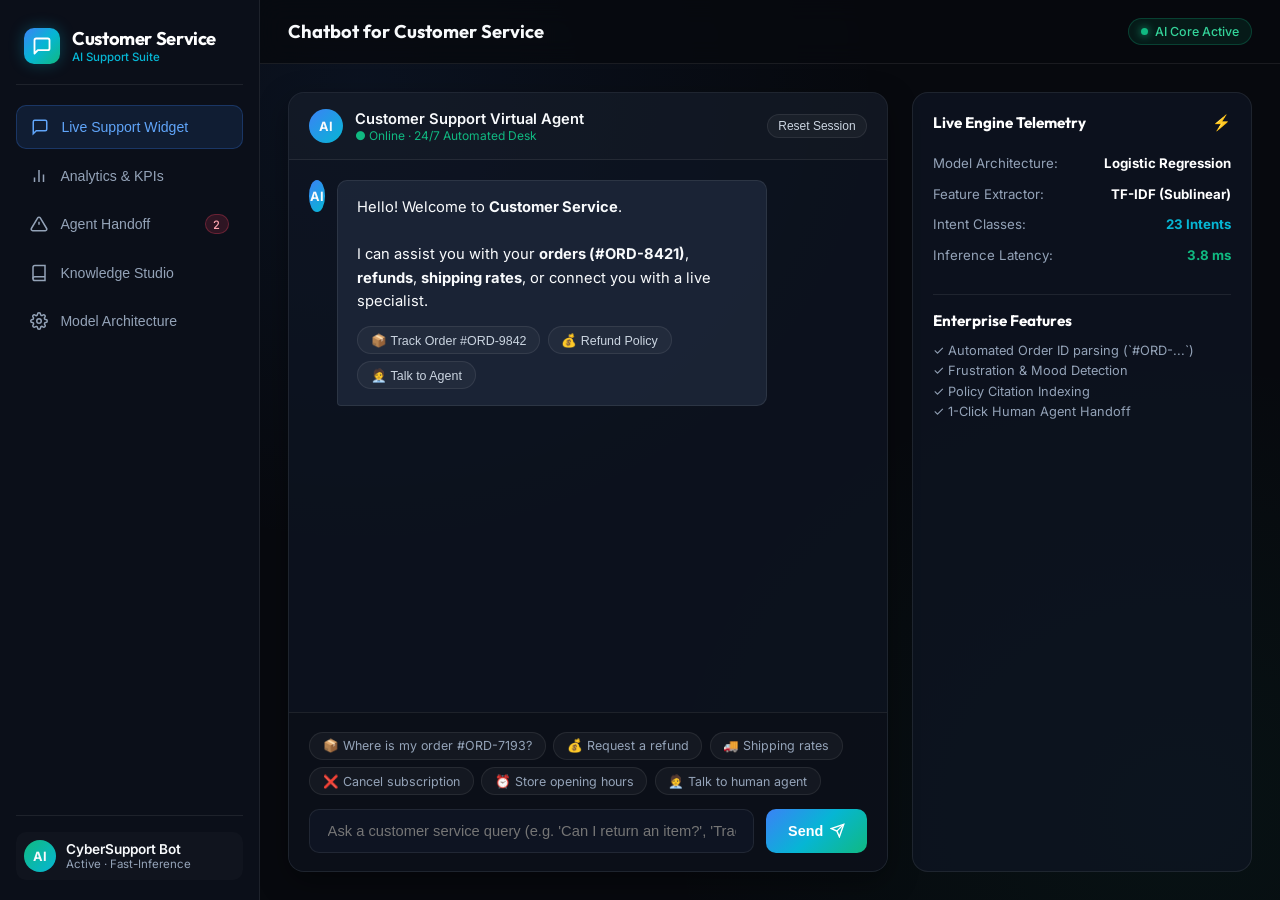
<file: docs/index.html>
<!DOCTYPE html>
<html lang="en">
<head>
  <meta charset="UTF-8">
  <meta name="viewport" content="width=device-width, initial-scale=1.0">
  <title>Chatbot for Customer Service — Enterprise AI Support Suite</title>
  <meta name="description" content="Portfolio-grade AI Customer Support Platform featuring ML Intent Classification, Sentiment Analysis, and Live Agent Handoff.">
  <link rel="preconnect" href="https://fonts.googleapis.com">
  <link rel="preconnect" href="https://fonts.gstatic.com" crossorigin>
  <link href="https://fonts.googleapis.com/css2?family=Inter:wght@400;500;600;700&family=JetBrains+Mono:wght@400;500;600&family=Outfit:wght@500;600;700;800&display=swap" rel="stylesheet">
  <link rel="stylesheet" href="css/style.css">
</head>
<body>

  <div class="app-shell">
    
    <!-- LEFT SIDEBAR NAVIGATION -->
    <aside class="app-sidebar">
      <div class="sidebar-brand">
        <div class="brand-logo-icon">
          <svg width="20" height="20" viewBox="0 0 24 24" fill="none" stroke="#ffffff" stroke-width="2.2" stroke-linecap="round" stroke-linejoin="round">
            <path d="M21 15a2 2 0 0 1-2 2H7l-4 4V5a2 2 0 0 1 2-2h14a2 2 0 0 1 2 2z"></path>
          </svg>
        </div>
        <div>
          <div class="brand-text-title">Customer Service</div>
          <div class="brand-text-subtitle">AI Support Suite</div>
        </div>
      </div>

      <nav class="nav-menu">
        <button class="nav-item-btn active" data-view="view-chat">
          <svg width="18" height="18" viewBox="0 0 24 24" fill="none" stroke="currentColor" stroke-width="2"><path d="M21 15a2 2 0 0 1-2 2H7l-4 4V5a2 2 0 0 1 2-2h14a2 2 0 0 1 2 2z"></path></svg>
          <span>Live Support Widget</span>
        </button>

        <button class="nav-item-btn" data-view="view-analytics">
          <svg width="18" height="18" viewBox="0 0 24 24" fill="none" stroke="currentColor" stroke-width="2"><line x1="18" y1="20" x2="18" y2="10"></line><line x1="12" y1="20" x2="12" y2="4"></line><line x1="6" y1="20" x2="6" y2="14"></line></svg>
          <span>Analytics & KPIs</span>
        </button>

        <button class="nav-item-btn" data-view="view-escalations">
          <svg width="18" height="18" viewBox="0 0 24 24" fill="none" stroke="currentColor" stroke-width="2"><path d="M10.29 3.86L1.82 18a2 2 0 0 0 1.71 3h16.94a2 2 0 0 0 1.71-3L13.71 3.86a2 2 0 0 0-3.42 0z"></path><line x1="12" y1="9" x2="12" y2="13"></line><line x1="12" y1="17" x2="12.01" y2="17"></line></svg>
          <span>Agent Handoff</span>
          <span class="nav-badge">2</span>
        </button>

        <button class="nav-item-btn" data-view="view-knowledge">
          <svg width="18" height="18" viewBox="0 0 24 24" fill="none" stroke="currentColor" stroke-width="2"><path d="M4 19.5A2.5 2.5 0 0 1 6.5 17H20"></path><path d="M6.5 2H20v20H6.5A2.5 2.5 0 0 1 4 19.5v-15A2.5 2.5 0 0 1 6.5 2z"></path></svg>
          <span>Knowledge Studio</span>
        </button>

        <button class="nav-item-btn" data-view="view-settings">
          <svg width="18" height="18" viewBox="0 0 24 24" fill="none" stroke="currentColor" stroke-width="2"><circle cx="12" cy="12" r="3"></circle><path d="M19.4 15a1.65 1.65 0 0 0 .33 1.82l.06.06a2 2 0 0 1 0 2.83 2 2 0 0 1-2.83 0l-.06-.06a1.65 1.65 0 0 0-1.82-.33 1.65 1.65 0 0 0-1 1.51V21a2 2 0 0 1-2 2 2 2 0 0 1-2-2v-.09A1.65 1.65 0 0 0 9 19.4a1.65 1.65 0 0 0-1.82.33l-.06.06a2 2 0 0 1-2.83 0 2 2 0 0 1 0-2.83l.06-.06a1.65 1.65 0 0 0 .33-1.82 1.65 1.65 0 0 0-1.51-1H3a2 2 0 0 1-2-2 2 2 0 0 1 2-2h.09A1.65 1.65 0 0 0 4.6 9a1.65 1.65 0 0 0-.33-1.82l-.06-.06a2 2 0 0 1 0-2.83 2 2 0 0 1 2.83 0l.06.06a1.65 1.65 0 0 0 1.82.33H9a1.65 1.65 0 0 0 1-1.51V3a2 2 0 0 1 2-2 2 2 0 0 1 2 2v.09a1.65 1.65 0 0 0 1 1.51 1.65 1.65 0 0 0 1.82-.33l.06-.06a2 2 0 0 1 2.83 0 2 2 0 0 1 0 2.83l-.06.06a1.65 1.65 0 0 0-.33 1.82V9a1.65 1.65 0 0 0 1.51 1H21a2 2 0 0 1 2 2 2 2 0 0 1-2 2h-.09a1.65 1.65 0 0 0-1.51 1z"></path></svg>
          <span>Model Architecture</span>
        </button>
      </nav>

      <div class="sidebar-footer">
        <div class="agent-profile-card">
          <div class="agent-avatar">AI</div>
          <div>
            <div style="font-weight:600; font-size:0.85rem;">CyberSupport Bot</div>
            <div style="font-size:0.72rem; color:var(--text-muted);">Active · Fast-Inference</div>
          </div>
        </div>
      </div>
    </aside>

    <!-- RIGHT MAIN CONTENT AREA -->
    <main class="app-content">
      
      <!-- Top Executive Header -->
      <header class="top-bar">
        <div class="page-title-text" id="view-title-header">Chatbot for Customer Service</div>

        <div class="top-meta-group">
          <div class="status-indicator">
            <span class="pulse-dot"></span>
            <span>AI Core Active</span>
          </div>
        </div>
      </header>

      <!-- VIEW 1: LIVE SUPPORT WIDGET SIMULATOR -->
      <section id="view-chat" class="view-body active">
        <div class="chat-grid-layout">
          
          <div class="chat-window-card">
            <div class="chat-header-bar">
              <div style="display:flex; align-items:center; gap:0.75rem;">
                <div class="agent-avatar" style="width:34px; height:34px; background:linear-gradient(135deg, #3b82f6, #06b6d4)">AI</div>
                <div>
                  <div style="font-weight:600; font-size:0.92rem;">Customer Support Virtual Agent</div>
                  <div style="font-size:0.75rem; color:var(--accent-emerald);">● Online · 24/7 Automated Desk</div>
                </div>
              </div>

              <button id="btn-reset-chat" class="action-pill-btn" style="padding:0.25rem 0.65rem; font-size:0.75rem;">Reset Session</button>
            </div>

            <!-- Messages Container -->
            <div id="chat-messages-box" class="messages-scroll-area">
              <div class="msg-row bot">
                <div class="agent-avatar" style="width:32px; height:32px; background:linear-gradient(135deg, #3b82f6, #06b6d4)">AI</div>
                <div class="msg-bubble">
                  Hello! Welcome to <strong>Customer Service</strong>.
                  <br><br>
                  I can assist you with your <strong>orders (#ORD-8421)</strong>, <strong>refunds</strong>, <strong>shipping rates</strong>, or connect you with a live specialist.
                  <div class="action-pill-group">
                    <button class="action-pill-btn" onclick="submitMessage('Where is my package #ORD-9842?')">📦 Track Order #ORD-9842</button>
                    <button class="action-pill-btn" onclick="submitMessage('What is your refund policy?')">💰 Refund Policy</button>
                    <button class="action-pill-btn" onclick="submitMessage('I want to talk to a human agent')">🧑‍💼 Talk to Agent</button>
                  </div>
                </div>
              </div>
            </div>

            <!-- Input Bar - Clean Chips Wrap, NO Scrollbar -->
            <div class="chat-footer-bar">
              <div class="chips-wrap-container">
                <div class="quick-prompt-chip" data-query="Where is my order #ORD-7193?">📦 Where is my order #ORD-7193?</div>
                <div class="quick-prompt-chip" data-query="I want a refund for a damaged item">💰 Request a refund</div>
                <div class="quick-prompt-chip" data-query="How much does express shipping cost?">🚚 Shipping rates</div>
                <div class="quick-prompt-chip" data-query="Can I cancel my subscription?">❌ Cancel subscription</div>
                <div class="quick-prompt-chip" data-query="What are your store hours?">⏰ Store opening hours</div>
                <div class="quick-prompt-chip" data-query="Connect me to a real human representative">🧑‍💼 Talk to human agent</div>
              </div>

              <div class="input-flex-group">
                <input 
                  type="text" 
                  id="user-input-box" 
                  class="chat-input-element" 
                  placeholder="Ask a customer service query (e.g. 'Can I return an item?', 'Track package #ORD-5012')..."
                  autocomplete="off"
                />
                <button class="send-icon-btn" onclick="submitMessage()">
                  <span>Send</span>
                  <svg width="15" height="15" viewBox="0 0 24 24" fill="none" stroke="currentColor" stroke-width="2.2"><line x1="22" y1="2" x2="11" y2="13"></line><polygon points="22 2 15 22 11 13 2 9 22 2"></polygon></svg>
                </button>
              </div>
            </div>
          </div>

          <!-- Sidebar Performance Card -->
          <aside class="sidebar-info-card">
            <div class="card-heading">
              <span>Live Engine Telemetry</span>
              <span>⚡</span>
            </div>

            <div style="font-size:0.83rem; line-height:1.7; color:var(--text-muted)">
              <div style="display:flex; justify-content:space-between; margin-bottom:0.5rem">
                <span>Model Architecture:</span>
                <strong style="color:#fff">Logistic Regression</strong>
              </div>
              <div style="display:flex; justify-content:space-between; margin-bottom:0.5rem">
                <span>Feature Extractor:</span>
                <strong style="color:#fff">TF-IDF (Sublinear)</strong>
              </div>
              <div style="display:flex; justify-content:space-between; margin-bottom:0.5rem">
                <span>Intent Classes:</span>
                <strong style="color:var(--accent-cyan)">23 Intents</strong>
              </div>
              <div style="display:flex; justify-content:space-between; margin-bottom:0.5rem">
                <span>Inference Latency:</span>
                <strong style="color:var(--accent-emerald)">3.8 ms</strong>
              </div>
            </div>

            <div style="border-top:1px solid var(--border-subtle); padding-top:1rem;">
              <div class="card-heading" style="margin-bottom:0.65rem">
                <span>Enterprise Features</span>
              </div>
              <div style="font-size:0.8rem; color:var(--text-muted); line-height:1.6">
                ✓ Automated Order ID parsing (`#ORD-...`)<br>
                ✓ Frustration & Mood Detection<br>
                ✓ Policy Citation Indexing<br>
                ✓ 1-Click Human Agent Handoff
              </div>
            </div>
          </aside>

        </div>
      </section>

      <!-- VIEW 2: EXECUTIVE ANALYTICS HUB -->
      <section id="view-analytics" class="view-body">
        <div class="kpi-row-grid">
          <div class="kpi-stat-card">
            <div class="kpi-icon-box blue">💬</div>
            <div>
              <div id="kpi-total-queries" class="kpi-stat-num">142</div>
              <div class="kpi-stat-lbl">Total Customer Inquiries</div>
            </div>
          </div>
          <div class="kpi-stat-card">
            <div class="kpi-icon-box emerald">⚡</div>
            <div>
              <div id="kpi-resolution-rate" class="kpi-stat-num">88.7%</div>
              <div class="kpi-stat-lbl">AI Resolution Rate</div>
            </div>
          </div>
          <div class="kpi-stat-card">
            <div class="kpi-icon-box amber">⏱️</div>
            <div>
              <div id="kpi-latency" class="kpi-stat-num">3.8ms</div>
              <div class="kpi-stat-lbl">Avg Response Latency</div>
            </div>
          </div>
          <div class="kpi-stat-card">
            <div class="kpi-icon-box purple">🚨</div>
            <div>
              <div id="kpi-escalations" class="kpi-stat-num">16</div>
              <div class="kpi-stat-lbl">Agent Escalations</div>
            </div>
          </div>
        </div>

        <div class="dashboard-two-col">
          <div class="content-panel-card">
            <div class="card-heading" style="margin-bottom:1rem">
              <span>Top Intent Distribution</span>
              <span>📈</span>
            </div>
            <div id="analytics-intents-list">
              <!-- Dynamically populated -->
            </div>
          </div>

          <div class="content-panel-card">
            <div class="card-heading" style="margin-bottom:1rem">
              <span>Customer Sentiment Ratios</span>
              <span>😊</span>
            </div>
            <div style="display:flex; flex-direction:column; gap:0.9rem; margin-top:0.5rem">
              <div>
                <div style="display:flex; justify-content:space-between; font-size:0.85rem; margin-bottom:0.3rem">
                  <span style="color:#34d399">Positive / Delighted</span>
                  <span>34%</span>
                </div>
                <div class="bar-progress-track"><div class="bar-progress-fill" style="width:34%; background:#10b981;"></div></div>
              </div>
              <div>
                <div style="display:flex; justify-content:space-between; font-size:0.85rem; margin-bottom:0.3rem">
                  <span style="color:#9ca3af">Neutral / Inquiry</span>
                  <span>46%</span>
                </div>
                <div class="bar-progress-track"><div class="bar-progress-fill" style="width:46%; background:#6b7280;"></div></div>
              </div>
              <div>
                <div style="display:flex; justify-content:space-between; font-size:0.85rem; margin-bottom:0.3rem">
                  <span style="color:#fbbf24">Negative / Concerned</span>
                  <span>15%</span>
                </div>
                <div class="bar-progress-track"><div class="bar-progress-fill" style="width:15%; background:#f59e0b;"></div></div>
              </div>
              <div>
                <div style="display:flex; justify-content:space-between; font-size:0.85rem; margin-bottom:0.3rem">
                  <span style="color:#f43f5e">Frustrated / Urgent</span>
                  <span>5%</span>
                </div>
                <div class="bar-progress-track"><div class="bar-progress-fill" style="width:5%; background:#f43f5e;"></div></div>
              </div>
            </div>
          </div>
        </div>
      </section>

      <!-- VIEW 3: AGENT HANDOVER QUEUE -->
      <section id="view-escalations" class="view-body">
        <div class="content-panel-card">
          <div class="card-heading" style="margin-bottom:1.25rem">
            <span>Live Escalation Queue & Agent Handoff</span>
            <span class="status-indicator">2 Active Tickets</span>
          </div>

          <div style="overflow-x:auto;">
            <table class="data-table-view">
              <thead>
                <tr>
                  <th>Ticket ID</th>
                  <th>Customer Name</th>
                  <th>Reason / Message Snippet</th>
                  <th>Sentiment</th>
                  <th>Priority</th>
                  <th>Status</th>
                </tr>
              </thead>
              <tbody id="escalation-table-body">
                <!-- Dynamically populated -->
              </tbody>
            </table>
          </div>
        </div>
      </section>

      <!-- VIEW 4: KNOWLEDGE BASE STUDIO -->
      <section id="view-knowledge" class="view-body">
        <div class="content-panel-card" style="margin-bottom:1.5rem">
          <div class="card-heading">
            <span>Indexed Customer Policies & FAQ Studio</span>
            <span>📚</span>
          </div>
          <p style="font-size:0.88rem; color:var(--text-muted); margin-top:0.5rem">
            Verified knowledge policy documents loaded into vector search memory for instant customer citations.
          </p>
        </div>

        <div id="kb-cards-grid" class="kb-grid-layout">
          <!-- Dynamically populated -->
        </div>
      </section>

      <!-- VIEW 5: MODEL ARCHITECTURE & SPECS -->
      <section id="view-settings" class="view-body">
        <div class="content-panel-card" style="margin-bottom:1.5rem">
          <div class="card-heading" style="margin-bottom:1rem">
            <span>Machine Learning Pipeline Benchmarks</span>
            <span>🧠</span>
          </div>
          <div style="display:grid; grid-template-columns:repeat(auto-fit, minmax(260px, 1fr)); gap:1.25rem;">
            <div style="background:rgba(255,255,255,0.02); padding:1rem; border-radius:8px; border:1px solid var(--border-subtle);">
              <h4 style="color:#93c5fd; margin-bottom:0.4rem">Best Model Selected</h4>
              <p style="font-size:0.88rem"><strong>Logistic Regression (Multinomial)</strong></p>
              <p style="font-size:0.8rem; color:var(--text-muted); margin-top:0.3rem">Calibrated probabilities with L-BFGS solver.</p>
            </div>
            <div style="background:rgba(255,255,255,0.02); padding:1rem; border-radius:8px; border:1px solid var(--border-subtle);">
              <h4 style="color:#93c5fd; margin-bottom:0.4rem">Feature Extraction</h4>
              <p style="font-size:0.88rem"><strong>TF-IDF Vectorizer</strong></p>
              <p style="font-size:0.8rem; color:var(--text-muted); margin-top:0.3rem">max_features=5,000, ngram_range=(1,2).</p>
            </div>
            <div style="background:rgba(255,255,255,0.02); padding:1rem; border-radius:8px; border:1px solid var(--border-subtle);">
              <h4 style="color:#93c5fd; margin-bottom:0.4rem">Accuracy Benchmark</h4>
              <p style="font-size:0.88rem"><strong>82.25% Accuracy</strong></p>
              <p style="font-size:0.8rem; color:var(--text-muted); margin-top:0.3rem">Evaluated on 1,151 dataset samples across 23 classes.</p>
            </div>
          </div>
        </div>

        <div class="content-panel-card">
          <div class="card-heading" style="margin-bottom:0.85rem">
            <span>23 Trained Intent Classes</span>
            <span>🎯</span>
          </div>
          <div id="model-classes-pills">
            <!-- Dynamically populated -->
          </div>
        </div>
      </section>

    </main>
  </div>

  <script src="js/app.js"></script>
</body>
</html>
</file>
<file: docs/css/style.css>
:root {
  --bg-dark: #07090e;
  --bg-sidebar: #0b0f19;
  --bg-card: rgba(15, 22, 36, 0.7);
  --bg-glass: rgba(255, 255, 255, 0.03);
  --border-subtle: rgba(255, 255, 255, 0.08);
  --border-active: rgba(59, 130, 246, 0.4);

  --accent-blue: #3b82f6;
  --accent-cyan: #06b6d4;
  --accent-purple: #8b5cf6;
  --accent-emerald: #10b981;
  --accent-amber: #f59e0b;
  --accent-rose: #f43f5e;

  --gradient-brand: linear-gradient(135deg, #3b82f6 0%, #06b6d4 50%, #10b981 100%);
  --gradient-card: linear-gradient(180deg, rgba(30, 41, 59, 0.4) 0%, rgba(15, 23, 42, 0.7) 100%);

  --text-main: #f8fafc;
  --text-muted: #94a3b8;
  --text-dim: #64748b;

  --font-title: 'Outfit', -apple-system, sans-serif;
  --font-sans: 'Inter', -apple-system, sans-serif;
  --font-mono: 'JetBrains Mono', monospace;

  --radius-sm: 6px;
  --radius-md: 10px;
  --radius-lg: 16px;
  --radius-full: 9999px;

  --shadow-card: 0 10px 30px rgba(0, 0, 0, 0.35);
  --shadow-glow: 0 0 25px rgba(59, 130, 246, 0.15);
}

* {
  box-sizing: border-box;
  margin: 0;
  padding: 0;
}

body {
  font-family: var(--font-sans);
  background-color: var(--bg-dark);
  color: var(--text-main);
  height: 100vh;
  overflow: hidden;
  display: flex;
}

/* App Shell Layout */
.app-shell {
  display: flex;
  width: 100vw;
  height: 100vh;
  overflow: hidden;
}

/* Sidebar Navigation */
.app-sidebar {
  width: 260px;
  background: var(--bg-sidebar);
  border-right: 1px solid var(--border-subtle);
  display: flex;
  flex-direction: column;
  padding: 1.25rem 1rem;
  flex-shrink: 0;
}

.sidebar-brand {
  display: flex;
  align-items: center;
  gap: 0.75rem;
  padding: 0.5rem 0.5rem 1.25rem 0.5rem;
  border-bottom: 1px solid var(--border-subtle);
  margin-bottom: 1.25rem;
}

.brand-logo-icon {
  width: 36px;
  height: 36px;
  border-radius: var(--radius-md);
  background: var(--gradient-brand);
  display: flex;
  align-items: center;
  justify-content: center;
  box-shadow: 0 0 15px rgba(6, 182, 212, 0.3);
}

.brand-text-title {
  font-family: var(--font-title);
  font-size: 1.15rem;
  font-weight: 700;
  color: #fff;
  letter-spacing: -0.02em;
  line-height: 1.2;
}

.brand-text-subtitle {
  font-size: 0.72rem;
  color: var(--accent-cyan);
  font-weight: 500;
}

.nav-menu {
  display: flex;
  flex-direction: column;
  gap: 0.35rem;
  flex: 1;
}

.nav-item-btn {
  background: none;
  border: none;
  color: var(--text-muted);
  padding: 0.75rem 0.9rem;
  border-radius: var(--radius-md);
  font-size: 0.88rem;
  font-weight: 500;
  display: flex;
  align-items: center;
  gap: 0.75rem;
  cursor: pointer;
  transition: all 0.2s ease;
  width: 100%;
  text-align: left;
}

.nav-item-btn:hover {
  background: rgba(255, 255, 255, 0.04);
  color: var(--text-main);
}

.nav-item-btn.active {
  background: rgba(59, 130, 246, 0.12);
  color: #60a5fa;
  border: 1px solid rgba(59, 130, 246, 0.25);
}

.nav-badge {
  margin-left: auto;
  background: rgba(244, 63, 94, 0.15);
  color: #fda4af;
  border: 1px solid rgba(244, 63, 94, 0.3);
  font-size: 0.72rem;
  padding: 0.1rem 0.45rem;
  border-radius: var(--radius-full);
  font-family: var(--font-mono);
}

.sidebar-footer {
  padding-top: 1rem;
  border-top: 1px solid var(--border-subtle);
}

.agent-profile-card {
  display: flex;
  align-items: center;
  gap: 0.65rem;
  padding: 0.5rem;
  border-radius: var(--radius-md);
  background: rgba(255, 255, 255, 0.02);
}

.agent-avatar {
  width: 32px;
  height: 32px;
  border-radius: 50%;
  background: linear-gradient(135deg, #10b981, #06b6d4);
  display: flex;
  align-items: center;
  justify-content: center;
  font-weight: 700;
  font-size: 0.8rem;
}

/* Main Content Wrapper */
.app-content {
  flex: 1;
  display: flex;
  flex-direction: column;
  overflow: hidden;
  background-image: 
    radial-gradient(at 10% 10%, rgba(59, 130, 246, 0.08) 0px, transparent 40%),
    radial-gradient(at 90% 90%, rgba(16, 185, 129, 0.05) 0px, transparent 40%);
}

.top-bar {
  height: 64px;
  border-bottom: 1px solid var(--border-subtle);
  background: rgba(7, 9, 14, 0.8);
  backdrop-filter: blur(12px);
  padding: 0 1.75rem;
  display: flex;
  justify-content: space-between;
  align-items: center;
}

.page-title-text {
  font-family: var(--font-title);
  font-size: 1.15rem;
  font-weight: 700;
}

.top-meta-group {
  display: flex;
  align-items: center;
  gap: 0.85rem;
}

.status-indicator {
  display: inline-flex;
  align-items: center;
  gap: 0.45rem;
  padding: 0.3rem 0.75rem;
  border-radius: var(--radius-full);
  background: rgba(16, 185, 129, 0.1);
  border: 1px solid rgba(16, 185, 129, 0.25);
  color: #34d399;
  font-size: 0.78rem;
  font-weight: 500;
}

.pulse-dot {
  width: 7px;
  height: 7px;
  background-color: var(--accent-emerald);
  border-radius: 50%;
  box-shadow: 0 0 8px var(--accent-emerald);
}

.view-body {
  flex: 1;
  overflow-y: auto;
  padding: 1.75rem;
  display: none;
}

.view-body.active {
  display: block;
}

/* VIEW 1: Live Chat Simulator Layout */
.chat-grid-layout {
  display: grid;
  grid-template-columns: 1fr 340px;
  gap: 1.5rem;
  height: calc(100vh - 120px);
}

@media (max-width: 1024px) {
  .chat-grid-layout { grid-template-columns: 1fr; height: auto; }
}

.chat-window-card {
  background: var(--bg-card);
  border: 1px solid var(--border-subtle);
  border-radius: var(--radius-lg);
  display: flex;
  flex-direction: column;
  overflow: hidden;
  box-shadow: var(--shadow-card);
}

.chat-header-bar {
  padding: 1rem 1.25rem;
  background: rgba(255, 255, 255, 0.02);
  border-bottom: 1px solid var(--border-subtle);
  display: flex;
  justify-content: space-between;
  align-items: center;
}

.messages-scroll-area {
  flex: 1;
  overflow-y: auto;
  padding: 1.25rem;
  display: flex;
  flex-direction: column;
  gap: 1.25rem;
}

.msg-row {
  display: flex;
  gap: 0.75rem;
  max-width: 82%;
  animation: fadeIn 0.25s ease-out;
}

@keyframes fadeIn {
  from { opacity: 0; transform: translateY(6px); }
  to { opacity: 1; transform: translateY(0); }
}

.msg-row.user {
  margin-left: auto;
  flex-direction: row-reverse;
}

.msg-bubble {
  padding: 0.95rem 1.2rem;
  border-radius: var(--radius-md);
  font-size: 0.92rem;
  line-height: 1.6;
}

.msg-row.user .msg-bubble {
  background: linear-gradient(135deg, #2563eb, #1d4ed8);
  color: #fff;
  border-bottom-right-radius: 4px;
}

.msg-row.bot .msg-bubble {
  background: rgba(30, 41, 59, 0.8);
  border: 1px solid var(--border-subtle);
  border-bottom-left-radius: 4px;
}

.msg-meta-tag {
  display: inline-flex;
  align-items: center;
  gap: 0.35rem;
  margin-top: 0.65rem;
  padding: 0.15rem 0.5rem;
  background: rgba(6, 182, 212, 0.15);
  border: 1px solid rgba(6, 182, 212, 0.3);
  color: #67e8f9;
  border-radius: var(--radius-sm);
  font-family: var(--font-mono);
  font-size: 0.72rem;
}

.action-pill-group {
  display: flex;
  flex-wrap: wrap;
  gap: 0.45rem;
  margin-top: 0.75rem;
}

.action-pill-btn {
  background: rgba(255, 255, 255, 0.04);
  border: 1px solid var(--border-subtle);
  color: #cbd5e1;
  padding: 0.35rem 0.8rem;
  border-radius: var(--radius-full);
  font-size: 0.78rem;
  cursor: pointer;
  transition: all 0.2s ease;
}

.action-pill-btn:hover {
  background: var(--accent-cyan);
  color: #07090e;
  font-weight: 600;
}

.chat-footer-bar {
  padding: 1.15rem 1.25rem;
  background: rgba(11, 15, 25, 0.95);
  border-top: 1px solid var(--border-subtle);
}

.chips-wrap-container {
  display: flex;
  flex-wrap: wrap;
  gap: 0.45rem;
  margin-bottom: 0.85rem;
}

.quick-prompt-chip {
  background: rgba(255, 255, 255, 0.04);
  border: 1px solid var(--border-subtle);
  color: var(--text-muted);
  font-size: 0.78rem;
  padding: 0.35rem 0.8rem;
  border-radius: var(--radius-full);
  cursor: pointer;
  transition: all 0.2s ease;
}

.quick-prompt-chip:hover {
  color: var(--accent-cyan);
  border-color: var(--accent-cyan);
  background: rgba(6, 182, 212, 0.1);
}

.input-flex-group {
  display: flex;
  gap: 0.75rem;
}

.chat-input-element {
  flex: 1;
  background: rgba(15, 22, 36, 0.9);
  border: 1px solid var(--border-subtle);
  border-radius: var(--radius-md);
  padding: 0.8rem 1.1rem;
  color: var(--text-main);
  font-size: 0.92rem;
  outline: none;
  transition: border-color 0.2s;
}

.chat-input-element:focus {
  border-color: var(--accent-cyan);
  box-shadow: 0 0 0 2px rgba(6, 182, 212, 0.2);
}

.send-icon-btn {
  background: var(--gradient-brand);
  color: white;
  border: none;
  border-radius: var(--radius-md);
  padding: 0 1.35rem;
  font-weight: 600;
  font-size: 0.9rem;
  cursor: pointer;
  display: flex;
  align-items: center;
  gap: 0.45rem;
  transition: opacity 0.2s;
}

.send-icon-btn:hover {
  opacity: 0.92;
}

.sidebar-info-card {
  background: var(--bg-card);
  border: 1px solid var(--border-subtle);
  border-radius: var(--radius-lg);
  padding: 1.25rem;
  display: flex;
  flex-direction: column;
  gap: 1.25rem;
}

.card-heading {
  font-family: var(--font-title);
  font-size: 0.95rem;
  font-weight: 700;
  color: #fff;
  display: flex;
  justify-content: space-between;
  align-items: center;
}

.kpi-row-grid {
  display: grid;
  grid-template-columns: repeat(auto-fit, minmax(220px, 1fr));
  gap: 1.25rem;
  margin-bottom: 1.5rem;
}

.kpi-stat-card {
  background: var(--bg-card);
  border: 1px solid var(--border-subtle);
  border-radius: var(--radius-lg);
  padding: 1.25rem;
  display: flex;
  align-items: center;
  gap: 1rem;
}

.kpi-icon-box {
  width: 48px;
  height: 48px;
  border-radius: var(--radius-md);
  display: flex;
  align-items: center;
  justify-content: center;
  font-size: 1.3rem;
}

.kpi-icon-box.blue { background: rgba(59, 130, 246, 0.15); color: #60a5fa; }
.kpi-icon-box.emerald { background: rgba(16, 185, 129, 0.15); color: #34d399; }
.kpi-icon-box.amber { background: rgba(245, 158, 11, 0.15); color: #fbbf24; }
.kpi-icon-box.purple { background: rgba(139, 92, 246, 0.15); color: #c084fc; }

.kpi-stat-num {
  font-family: var(--font-title);
  font-size: 1.75rem;
  font-weight: 700;
  line-height: 1.1;
}

.kpi-stat-lbl {
  font-size: 0.78rem;
  color: var(--text-muted);
}

.dashboard-two-col {
  display: grid;
  grid-template-columns: 1fr 1fr;
  gap: 1.5rem;
  margin-bottom: 1.5rem;
}

@media (max-width: 900px) {
  .dashboard-two-col { grid-template-columns: 1fr; }
}

.content-panel-card {
  background: var(--bg-card);
  border: 1px solid var(--border-subtle);
  border-radius: var(--radius-lg);
  padding: 1.35rem;
}

.bar-progress-row {
  margin-bottom: 0.85rem;
}

.bar-progress-label {
  display: flex;
  justify-content: space-between;
  font-size: 0.82rem;
  margin-bottom: 0.35rem;
}

.bar-progress-track {
  height: 8px;
  background: rgba(255, 255, 255, 0.05);
  border-radius: var(--radius-full);
  overflow: hidden;
}

.bar-progress-fill {
  height: 100%;
  border-radius: var(--radius-full);
  background: var(--gradient-brand);
}

.data-table-view {
  width: 100%;
  border-collapse: collapse;
  font-size: 0.85rem;
}

.data-table-view th, .data-table-view td {
  padding: 0.85rem 1rem;
  text-align: left;
  border-bottom: 1px solid var(--border-subtle);
}

.data-table-view th {
  color: var(--text-muted);
  font-weight: 600;
  background: rgba(255, 255, 255, 0.02);
}

.kb-grid-layout {
  display: grid;
  grid-template-columns: repeat(auto-fit, minmax(300px, 1fr));
  gap: 1.25rem;
  margin-top: 1rem;
}

.kb-document-card {
  background: var(--bg-card);
  border: 1px solid var(--border-subtle);
  border-radius: var(--radius-lg);
  padding: 1.35rem;
  transition: transform 0.2s ease, border-color 0.2s ease;
}

.kb-document-card:hover {
  border-color: var(--border-active);
  transform: translateY(-2px);
}
</file>
